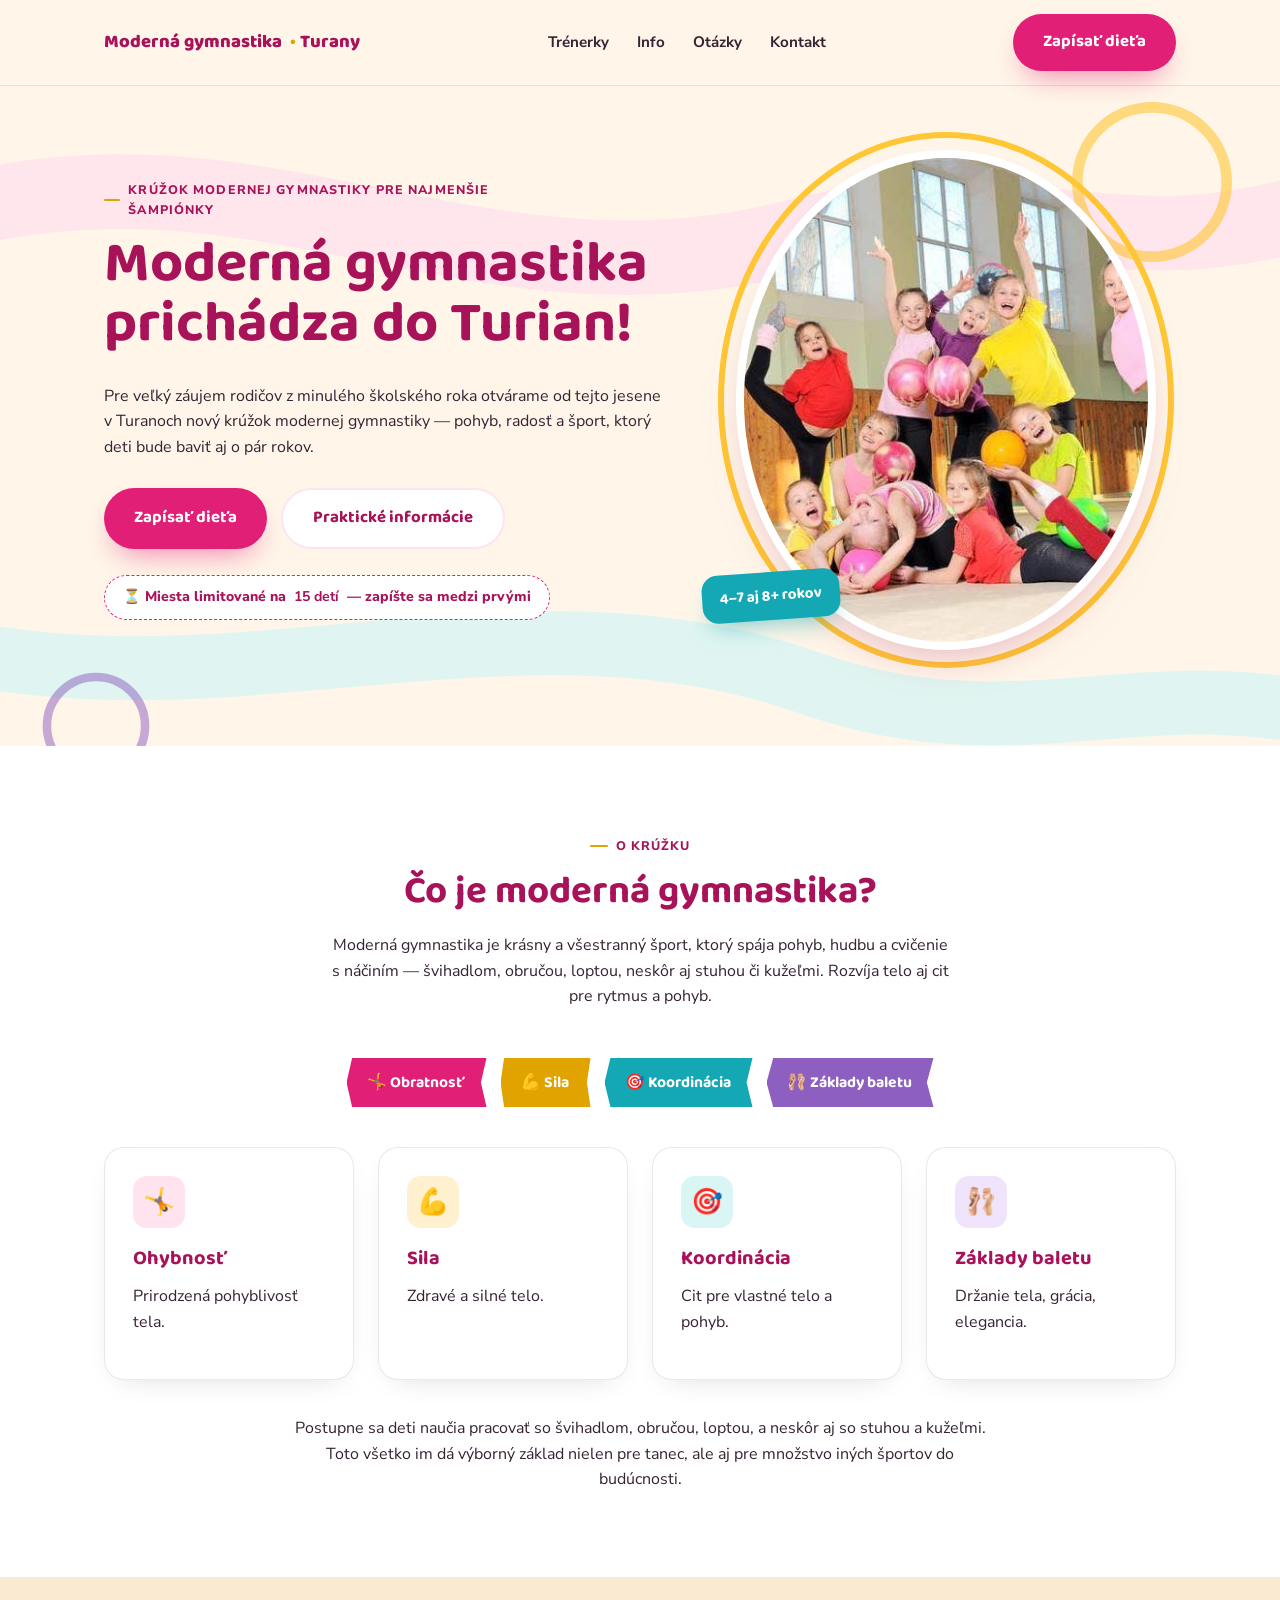
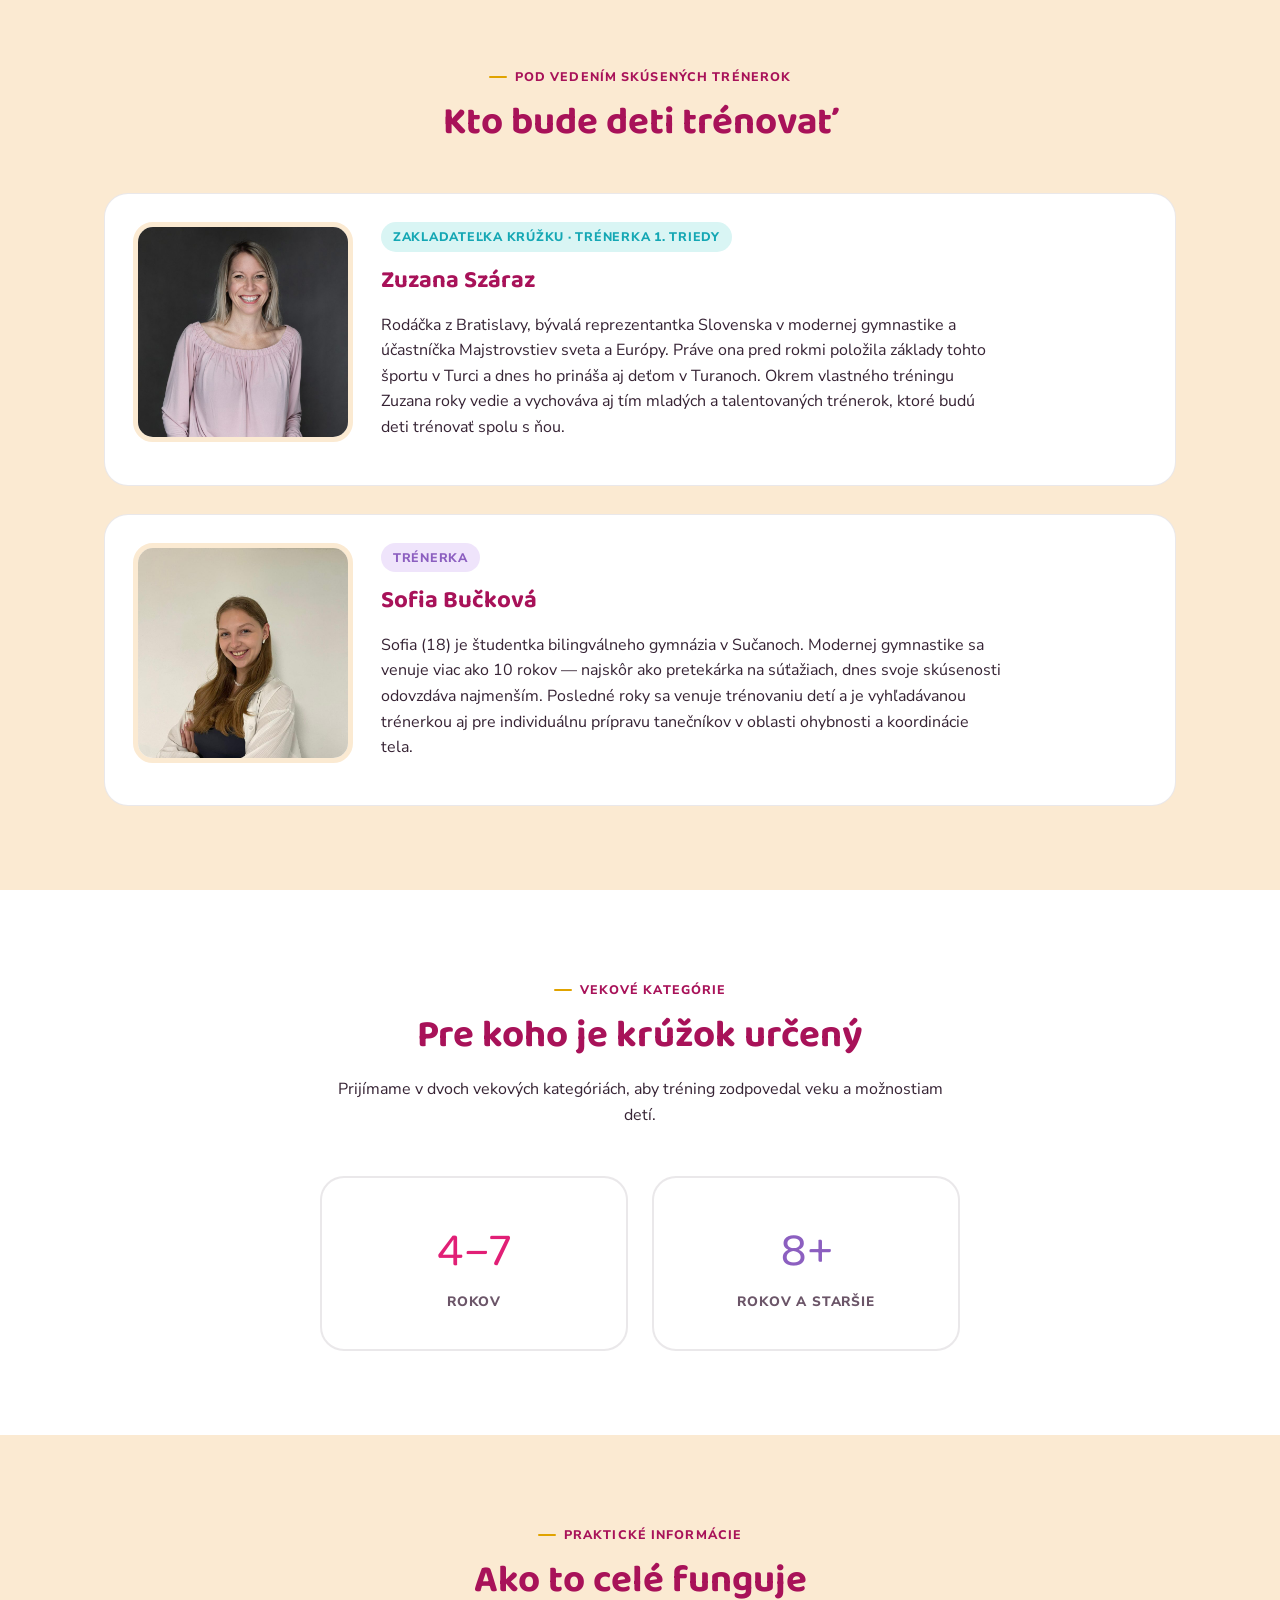
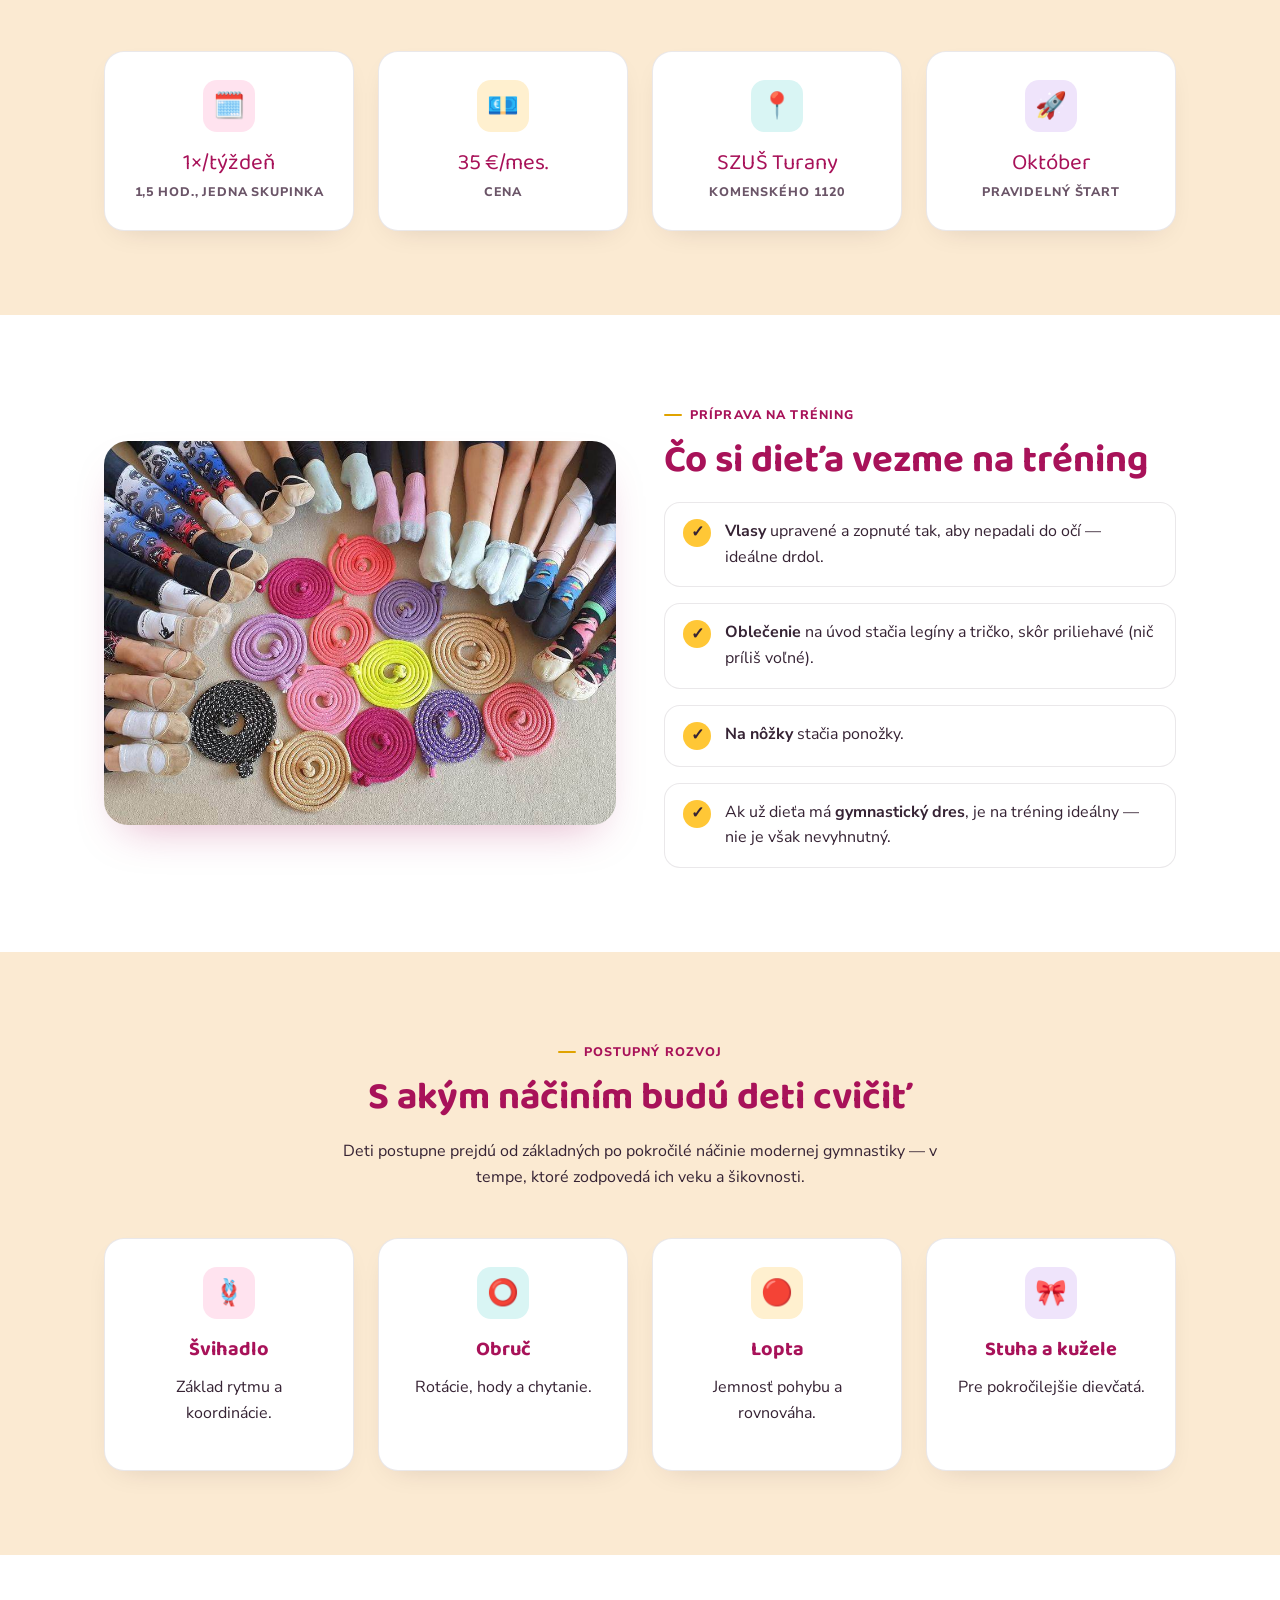
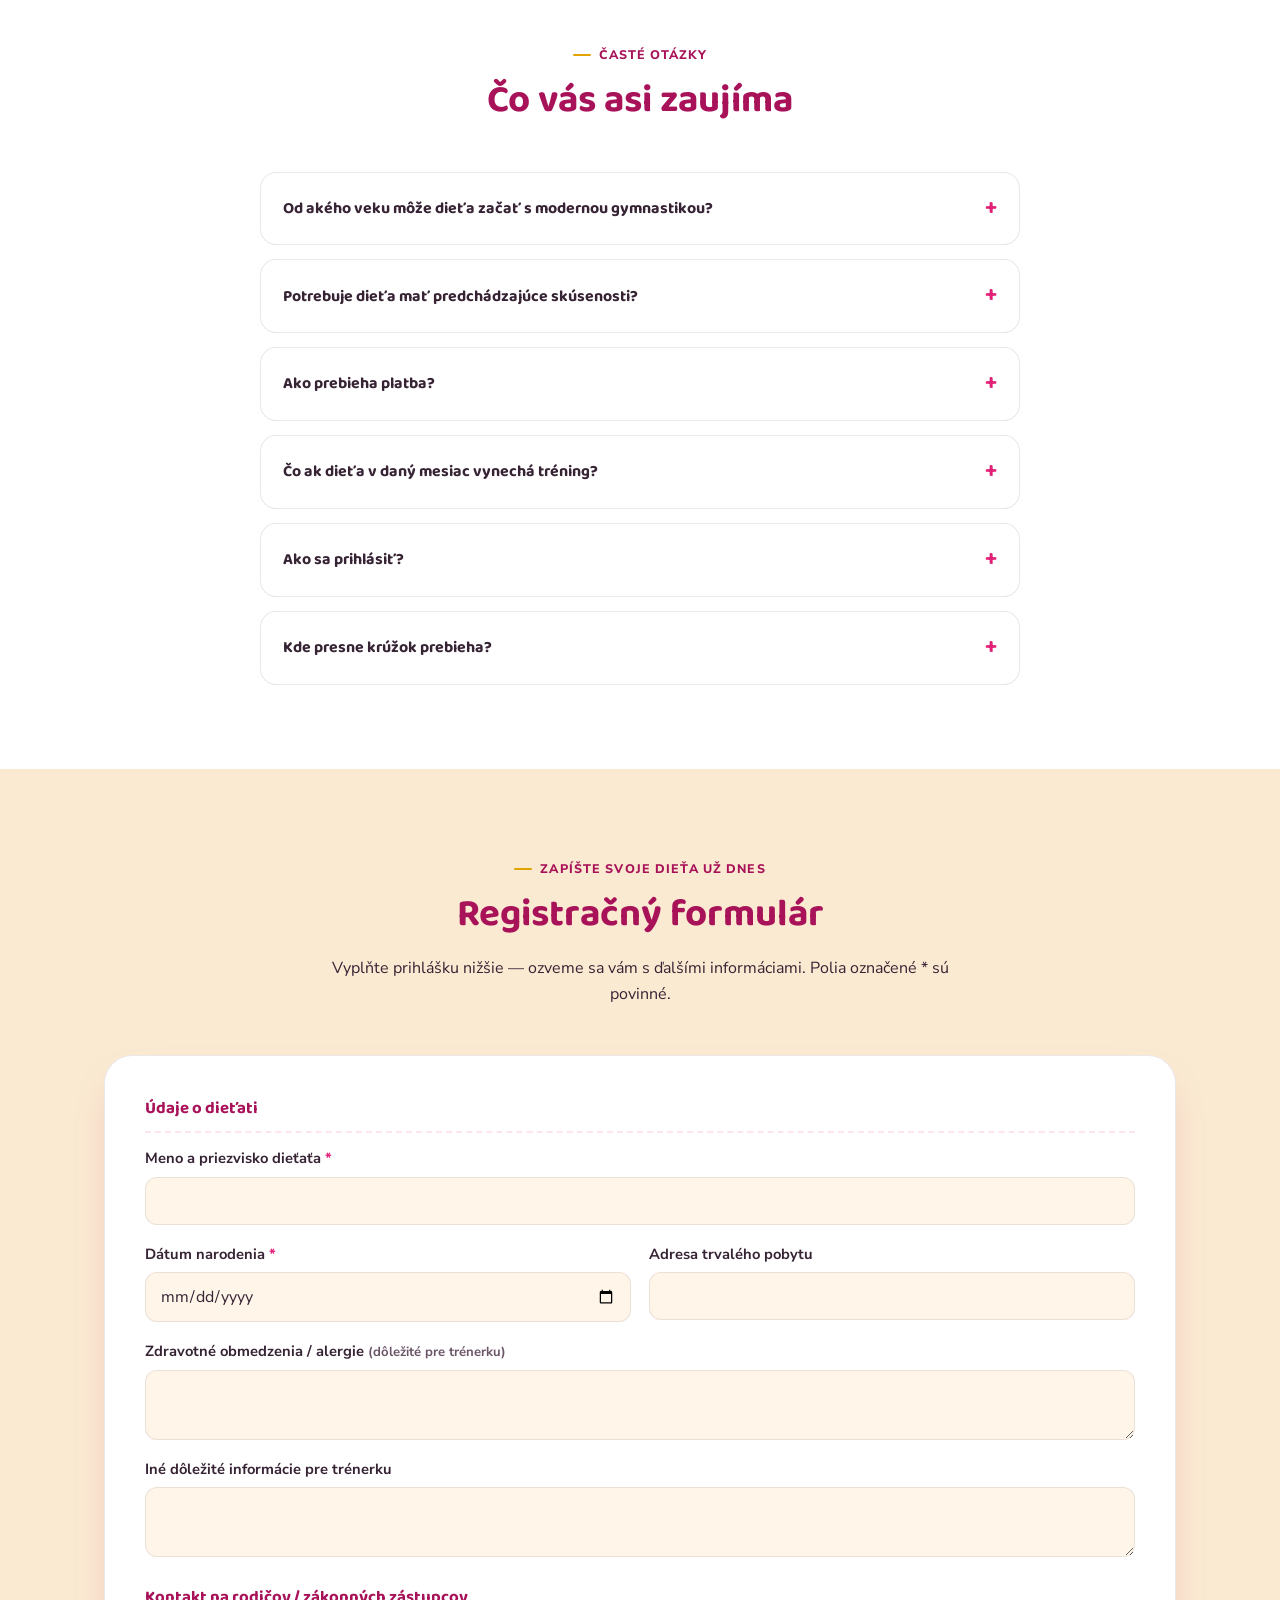
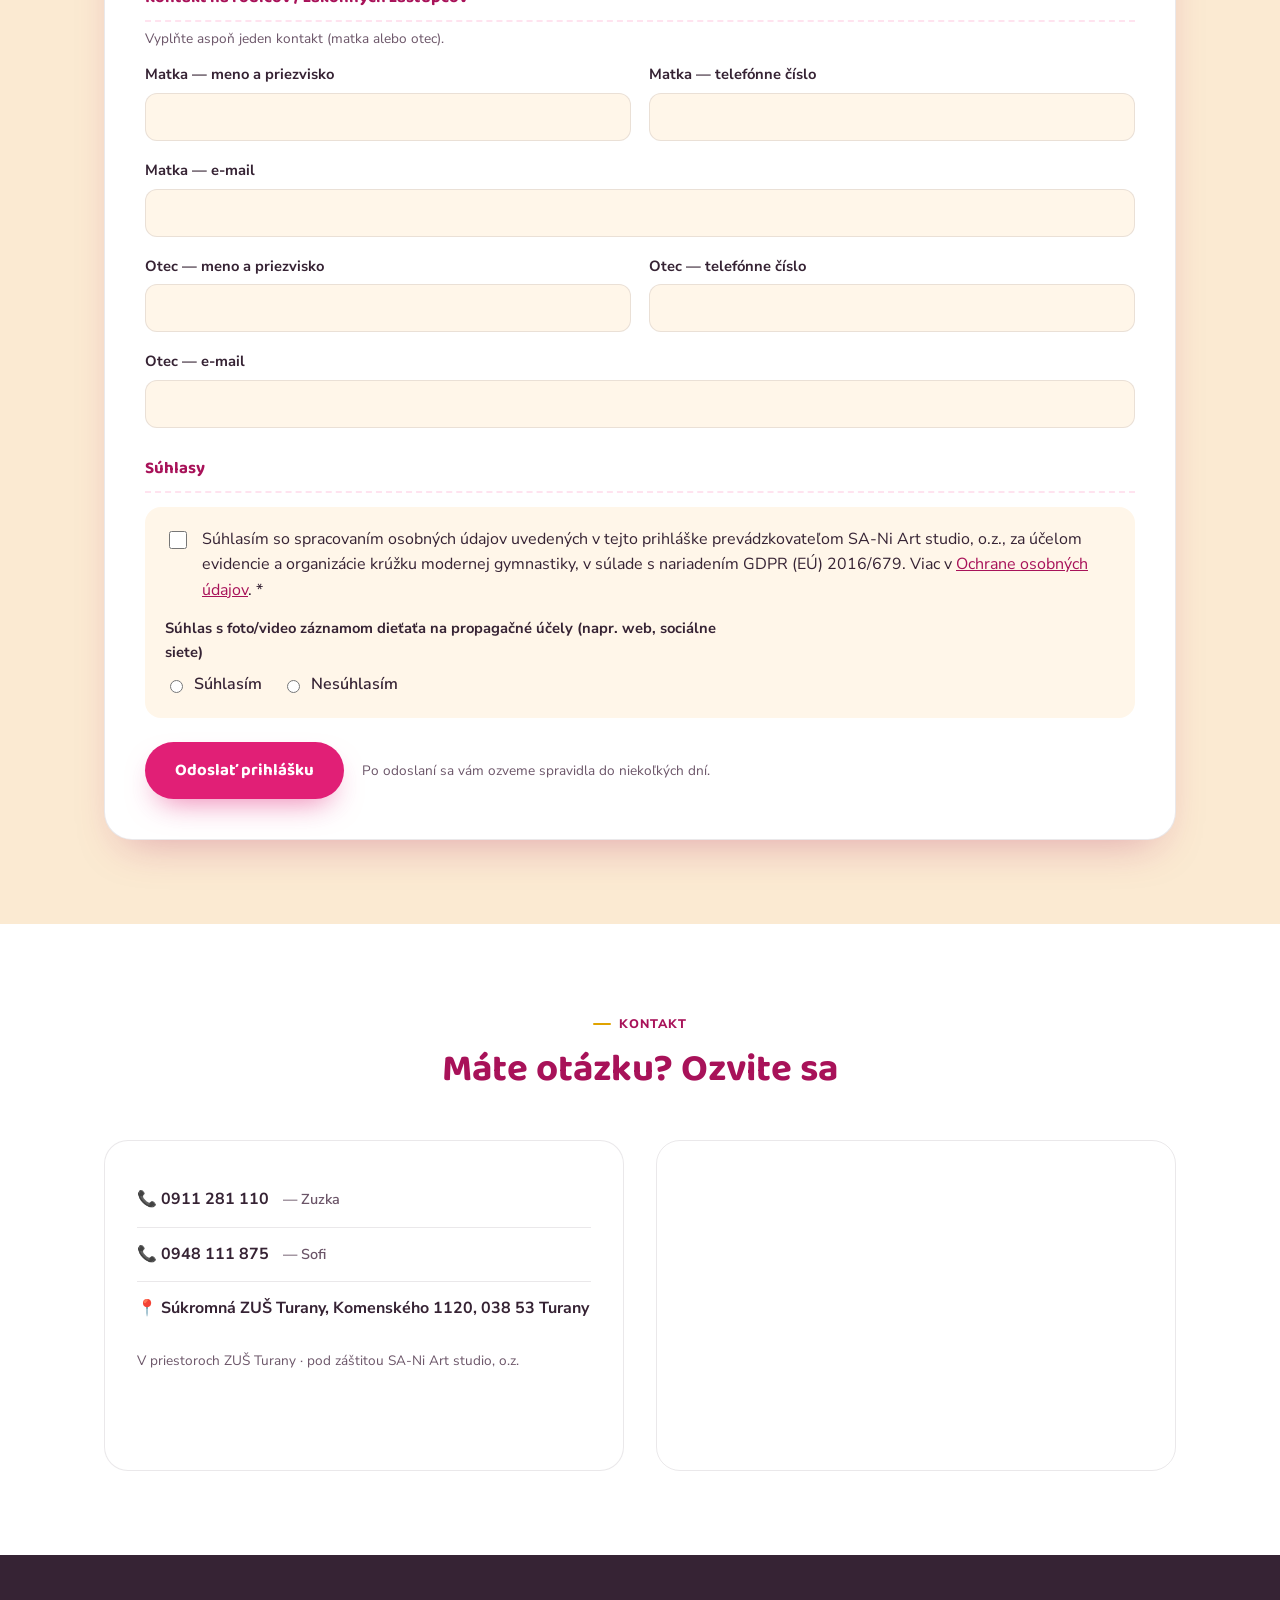
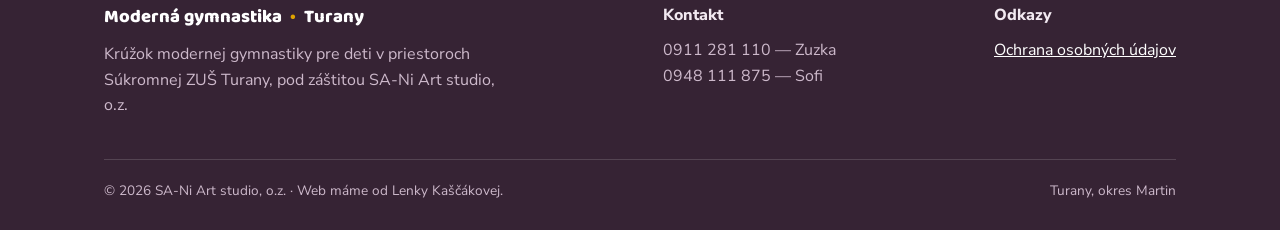
<file: index.html>
<!doctype html>
<html lang="sk">
<head>
<meta charset="UTF-8" />
<meta name="viewport" content="width=device-width, initial-scale=1.0" />
<title>Moderná gymnastika Turany | Krúžok pre deti 4+ rokov</title>
<meta name="description" content="Nový krúžok modernej gymnastiky v Turanoch pod vedením bývalej reprezentantky SR Zuzany Száraz. Deti 4–7 a 8+ rokov, 35 €/mes., štart v októbri. Kapacita 15 detí." />
<link rel="canonical" href="https://moderna-gymnastika-turany.vercel.app/" />
<link rel="icon" type="image/svg+xml" href="assets/favicon.svg" />

<meta property="og:type" content="website" />
<meta property="og:locale" content="sk_SK" />
<meta property="og:title" content="Moderná gymnastika Turany | Krúžok pre deti 4+ rokov" />
<meta property="og:description" content="Nový krúžok modernej gymnastiky v Turanoch pod vedením bývalej reprezentantky SR Zuzany Száraz. Deti 4–7 a 8+ rokov, 35 €/mes., štart v októbri." />
<meta property="og:url" content="https://moderna-gymnastika-turany.vercel.app/" />
<meta property="og:image" content="https://moderna-gymnastika-turany.vercel.app/assets/image-skupina.jpg" />
<meta name="twitter:card" content="summary_large_image" />

<script type="application/ld+json">
{
  "@context": "https://schema.org",
  "@graph": [
    {
      "@type": "SportsActivityLocation",
      "name": "Moderná gymnastika Turany (SA-Ni Art studio, o.z.)",
      "description": "Krúžok modernej gymnastiky pre deti v Súkromnej ZUŠ Turany.",
      "address": {
        "@type": "PostalAddress",
        "streetAddress": "Komenského 1120",
        "addressLocality": "Turany",
        "postalCode": "038 53",
        "addressCountry": "SK"
      },
      "telephone": "+421911281110",
      "areaServed": ["Turany", "Martin", "Vrútky", "Turiec"]
    },
    {
      "@type": "Course",
      "name": "Krúžok modernej gymnastiky",
      "description": "Krúžok modernej gymnastiky pre deti 4–7 a 8+ rokov — ohybnosť, sila, koordinácia a základy baletu, pod vedením bývalej reprezentantky Slovenska.",
      "provider": {
        "@type": "Organization",
        "name": "SA-Ni Art studio, o.z."
      },
      "coursePrerequisites": "Bez predchádzajúcich skúseností",
      "hasCourseInstance": {
        "@type": "CourseInstance",
        "courseMode": "Offline",
        "courseSchedule": {
          "@type": "Schedule",
          "repeatFrequency": "P1W",
          "repeatCount": 1,
          "duration": "PT1H30M"
        },
        "location": {
          "@type": "Place",
          "name": "Súkromná ZUŠ Turany",
          "address": "Komenského 1120, 038 53 Turany"
        },
        "instructor": [
          { "@type": "Person", "name": "Zuzana Száraz" },
          { "@type": "Person", "name": "Sofia Bučková" }
        ]
      },
      "offers": {
        "@type": "Offer",
        "price": "35",
        "priceCurrency": "EUR",
        "category": "Mesačné školné"
      }
    },
    {
      "@type": "Person",
      "name": "Zuzana Száraz",
      "jobTitle": "Trénerka modernej gymnastiky, trénerka 1. triedy",
      "description": "Bývalá reprezentantka Slovenska v modernej gymnastike, účastníčka Majstrovstiev sveta a Európy. Zakladateľka krúžku modernej gymnastiky v Turanoch."
    },
    {
      "@type": "Person",
      "name": "Sofia Bučková",
      "jobTitle": "Trénerka modernej gymnastiky",
      "description": "Trénerka s viac ako 10-ročnou skúsenosťou s modernou gymnastikou, aktívna členka Slovenskej gymnastickej federácie. Venuje sa aj individuálnej príprave tanečníkov v oblasti ohybnosti a koordinácie."
    },
    {
      "@type": "FAQPage",
      "mainEntity": [
        {
          "@type": "Question",
          "name": "Od akého veku môže dieťa začať s modernou gymnastikou?",
          "acceptedAnswer": { "@type": "Answer", "text": "Deti prijímame v dvoch vekových kategóriách — 4 – 7 rokov a 8+ rokov — tak, aby tréning zodpovedal veku a možnostiam detí." }
        },
        {
          "@type": "Question",
          "name": "Potrebuje dieťa mať predchádzajúce skúsenosti?",
          "acceptedAnswer": { "@type": "Answer", "text": "Nie. Krúžok je určený aj pre úplných začiatočníkov aj pre deti, ktoré sa chcú v pohybe ďalej zlepšovať." }
        },
        {
          "@type": "Question",
          "name": "Ako prebieha platba?",
          "acceptedAnswer": { "@type": "Answer", "text": "Platba prebieha mesačne, vždy vopred za daný mesiac. Cena je 35 € za mesiac." }
        },
        {
          "@type": "Question",
          "name": "Čo ak dieťa v daný mesiac vynechá tréning?",
          "acceptedAnswer": { "@type": "Answer", "text": "Uhradené tréningy zostávajú v plnej výške — po zaplatení sa počíta s pravidelnou dochádzkou. Výnimočné prípady radi vyriešime individuálne, stačí nás kontaktovať." }
        },
        {
          "@type": "Question",
          "name": "Ako sa prihlásiť?",
          "acceptedAnswer": { "@type": "Answer", "text": "Vyplniť môžete aj prihlášku nižšie na stránke, alebo nás jednoducho kontaktujte telefonicky." }
        },
        {
          "@type": "Question",
          "name": "Kde presne krúžok prebieha?",
          "acceptedAnswer": { "@type": "Answer", "text": "Tréningy prebiehajú v priestoroch Súkromnej základnej umeleckej školy v Turanoch (Komenského 1120, 038 53 Turany), dostupnej aj z okolia Martina a Vrútok." }
        }
      ]
    }
  ]
}
</script>

<link rel="preconnect" href="https://fonts.googleapis.com">
<link rel="preconnect" href="https://fonts.gstatic.com" crossorigin>
<link href="https://fonts.googleapis.com/css2?family=Baloo+2:wght@500;600;700;800&family=Nunito+Sans:wght@400;600;700;800&display=swap" rel="stylesheet">
<link rel="stylesheet" href="css/style.css">
</head>
<body>

<header class="site-header">
  <div class="wrap">
    <a class="brand" href="#top">Moderná gymnastika<span class="brand-suffix"> <span class="dot">•</span> Turany</span></a>
    <nav>
      <ul class="nav-links">
        <li><a href="#trenerky">Trénerky</a></li>
        <li><a href="#info">Info</a></li>
        <li><a href="#faq">Otázky</a></li>
        <li><a href="#kontakt">Kontakt</a></li>
      </ul>
    </nav>
    <a class="btn btn-primary nav-cta" href="#prihlaska">Zapísať dieťa</a>
  </div>
</header>

<main id="top">

  <!-- ============ HERO ============ -->
  <section class="hero">
    <svg class="hero-ribbon" viewBox="0 0 1200 700" preserveAspectRatio="xMidYMid slice" aria-hidden="true">
      <path d="M-50,120 C250,40 450,220 750,140 C950,90 1050,180 1250,110" fill="none" stroke="#ffe3ef" stroke-width="70" stroke-linecap="round" opacity="0.8"/>
      <path d="M-80,520 C200,600 480,460 760,560 C960,630 1080,540 1280,600" fill="none" stroke="#d9f5f4" stroke-width="60" stroke-linecap="round" opacity="0.8"/>
      <circle cx="1080" cy="90" r="70" fill="none" stroke="#ffc736" stroke-width="10" opacity="0.6"/>
      <circle cx="90" cy="600" r="46" fill="none" stroke="#8c5fc0" stroke-width="8" opacity="0.5"/>
    </svg>
    <div class="wrap">
      <div class="hero-copy">
        <p class="eyebrow">Krúžok modernej gymnastiky pre najmenšie šampiónky</p>
        <h1>Moderná gymnastika prichádza do Turian!</h1>
        <p>Pre veľký záujem rodičov z minulého školského roka otvárame od tejto jesene v&nbsp;Turanoch nový krúžok modernej gymnastiky — pohyb, radosť a šport, ktorý deti bude baviť aj o pár rokov.</p>
        <div class="hero-actions">
          <a href="#prihlaska" class="btn btn-primary">Zapísať dieťa</a>
          <a href="#info" class="btn btn-ghost">Praktické informácie</a>
        </div>
        <div class="capacity-pill">⏳ Miesta limitované na <strong>15&nbsp;detí</strong> — zapíšte sa medzi prvými</div>
      </div>
      <div class="hero-photo-frame">
        <div class="ring" aria-hidden="true"></div>
        <img src="assets/image-skupina.jpg" alt="Skupina detí cvičí modernú gymnastiku s farebnými loptami v telocvični" width="600" height="500">
        <div class="badge-float">4–7 aj 8+ rokov</div>
      </div>
    </div>
  </section>

  <!-- ============ ČO JE MODERNÁ GYMNASTIKA ============ -->
  <section class="section section-white">
    <div class="wrap">
      <div class="section-head">
        <p class="eyebrow">O krúžku</p>
        <h2>Čo je moderná gymnastika?</h2>
        <p>Moderná gymnastika je krásny a všestranný šport, ktorý spája pohyb, hudbu a cvičenie s náčiním — švihadlom, obručou, loptou, neskôr aj stuhou či kužeľmi. Rozvíja telo aj cit pre rytmus a pohyb.</p>
      </div>

      <div class="pill-row">
        <span class="ribbon-pill c1">🤸 Obratnosť</span>
        <span class="ribbon-pill c4">💪 Sila</span>
        <span class="ribbon-pill c2">🎯 Koordinácia</span>
        <span class="ribbon-pill c3">🩰 Základy baletu</span>
      </div>

      <div class="grid grid-4" style="margin-top:40px;">
        <div class="card">
          <div class="icon" style="background:var(--raspberry-tint);">🤸</div>
          <h3>Ohybnosť</h3>
          <p>Prirodzená pohyblivosť tela.</p>
        </div>
        <div class="card">
          <div class="icon" style="background:#fff0cf;">💪</div>
          <h3>Sila</h3>
          <p>Zdravé a silné telo.</p>
        </div>
        <div class="card">
          <div class="icon" style="background:var(--turquoise-tint);">🎯</div>
          <h3>Koordinácia</h3>
          <p>Cit pre vlastné telo a pohyb.</p>
        </div>
        <div class="card">
          <div class="icon" style="background:var(--violet-tint);">🩰</div>
          <h3>Základy baletu</h3>
          <p>Držanie tela, grácia, elegancia.</p>
        </div>
      </div>
      <p style="text-align:center; max-width:70ch; margin:36px auto 0;">Postupne sa deti naučia pracovať so švihadlom, obručou, loptou, a neskôr aj so stuhou a kužeľmi. Toto všetko im dá výborný základ nielen pre tanec, ale aj pre množstvo iných športov do budúcnosti.</p>
    </div>
  </section>

  <!-- ============ TRÉNERKY ============ -->
  <section class="section section-tint" id="trenerky">
    <div class="wrap">
      <div class="section-head">
        <p class="eyebrow">Pod vedením skúsených trénerok</p>
        <h2>Kto bude deti trénovať</h2>
      </div>

      <div style="display:grid; gap:28px;">
        <div class="trainer-card">
          <div class="trainer-photo">
            <img src="assets/zuzana-szaraz.jpg" alt="Zuzana Száraz, zakladateľka krúžku a trénerka" width="800" height="800" loading="lazy">
          </div>
          <div>
            <span class="trainer-role">Zakladateľka krúžku · trénerka 1. triedy</span>
            <h3 style="font-size:1.5rem;">Zuzana Száraz</h3>
            <p>Rodáčka z Bratislavy, bývalá reprezentantka Slovenska v modernej gymnastike a účastníčka Majstrovstiev sveta a Európy. Práve ona pred rokmi položila základy tohto športu v Turci a dnes ho prináša aj deťom v Turanoch. Okrem vlastného tréningu Zuzana roky vedie a vychováva aj tím mladých a talentovaných trénerok, ktoré budú deti trénovať spolu s ňou.</p>
          </div>
        </div>

        <div class="trainer-card alt">
          <div class="trainer-photo">
            <img src="assets/sofia-buckova.jpg" alt="Sofia Bučková, trénerka" width="800" height="800" loading="lazy">
          </div>
          <div>
            <span class="trainer-role">Trénerka</span>
            <h3 style="font-size:1.5rem;">Sofia Bučková</h3>
            <p>Sofia (18) je študentka bilingválneho gymnázia v Sučanoch. Modernej gymnastike sa venuje viac ako 10 rokov — najskôr ako pretekárka na súťažiach, dnes svoje skúsenosti odovzdáva najmenším. Posledné roky sa venuje trénovaniu detí a je vyhľadávanou trénerkou aj pre individuálnu prípravu tanečníkov v oblasti ohybnosti a koordinácie tela.</p>
          </div>
        </div>
      </div>
    </div>
  </section>

  <!-- ============ PRE KOHO ============ -->
  <section class="section section-white">
    <div class="wrap">
      <div class="section-head">
        <p class="eyebrow">Vekové kategórie</p>
        <h2>Pre koho je krúžok určený</h2>
        <p>Prijímame v dvoch vekových kategóriách, aby tréning zodpovedal veku a možnostiam detí.</p>
      </div>
      <div class="grid grid-2" style="max-width:640px; margin:0 auto;">
        <div class="age-card">
          <div class="age-number">4–7</div>
          <div class="label" style="font-weight:800; text-transform:uppercase; letter-spacing:.06em; font-size:.85rem; color:var(--ink-soft);">rokov</div>
        </div>
        <div class="age-card alt">
          <div class="age-number">8+</div>
          <div class="label" style="font-weight:800; text-transform:uppercase; letter-spacing:.06em; font-size:.85rem; color:var(--ink-soft);">rokov a staršie</div>
        </div>
      </div>
    </div>
  </section>

  <!-- ============ PRAKTICKÉ INFO ============ -->
  <section class="section section-tint" id="info">
    <div class="wrap">
      <div class="section-head">
        <p class="eyebrow">Praktické informácie</p>
        <h2>Ako to celé funguje</h2>
      </div>
      <div class="grid grid-4">
        <div class="card info-card">
          <div class="icon" style="background:var(--raspberry-tint); margin:0 auto 14px;">🗓️</div>
          <div class="value">1×/týždeň</div>
          <div class="label">1,5 hod., jedna skupinka</div>
        </div>
        <div class="card info-card">
          <div class="icon" style="background:#fff0cf; margin:0 auto 14px;">💶</div>
          <div class="value">35&nbsp;€/mes.</div>
          <div class="label">Cena</div>
        </div>
        <div class="card info-card">
          <div class="icon" style="background:var(--turquoise-tint); margin:0 auto 14px;">📍</div>
          <div class="value">SZUŠ Turany</div>
          <div class="label">Komenského 1120</div>
        </div>
        <div class="card info-card">
          <div class="icon" style="background:var(--violet-tint); margin:0 auto 14px;">🚀</div>
          <div class="value">Október</div>
          <div class="label">Pravidelný štart</div>
        </div>
      </div>
    </div>
  </section>

  <!-- ============ ČO SI DIEŤA VEZME ============ -->
  <section class="section section-white">
    <div class="wrap">
      <div class="gear-layout">
        <div class="gear-photo">
          <img src="assets/image-svihadla.jpg" alt="Farebné gymnastické švihadlá pripravené na tréning" width="1400" height="680" loading="lazy">
        </div>
        <div>
          <p class="eyebrow">Príprava na tréning</p>
          <h2>Čo si dieťa vezme na tréning</h2>
          <ul class="gear-list">
            <li><span class="tick">✓</span><span><strong>Vlasy</strong> upravené a zopnuté tak, aby nepadali do očí — ideálne drdol.</span></li>
            <li><span class="tick">✓</span><span><strong>Oblečenie</strong> na úvod stačia legíny a tričko, skôr priliehavé (nič príliš voľné).</span></li>
            <li><span class="tick">✓</span><span><strong>Na nôžky</strong> stačia ponožky.</span></li>
            <li><span class="tick">✓</span><span>Ak už dieťa má <strong>gymnastický dres</strong>, je na tréning ideálny — nie je však nevyhnutný.</span></li>
          </ul>
        </div>
      </div>
    </div>
  </section>

  <!-- ============ NÁČINIE ============ -->
  <section class="section section-tint">
    <div class="wrap">
      <div class="section-head">
        <p class="eyebrow">Postupný rozvoj</p>
        <h2>S akým náčiním budú deti cvičiť</h2>
        <p>Deti postupne prejdú od základných po pokročilé náčinie modernej gymnastiky — v tempe, ktoré zodpovedá ich veku a šikovnosti.</p>
      </div>
      <div class="grid grid-4">
        <div class="card" style="text-align:center;">
          <div class="icon" style="background:var(--raspberry-tint); margin:0 auto 14px;">🪢</div>
          <h3>Švihadlo</h3>
          <p>Základ rytmu a koordinácie.</p>
        </div>
        <div class="card" style="text-align:center;">
          <div class="icon" style="background:var(--turquoise-tint); margin:0 auto 14px;">⭕</div>
          <h3>Obruč</h3>
          <p>Rotácie, hody a chytanie.</p>
        </div>
        <div class="card" style="text-align:center;">
          <div class="icon" style="background:#fff0cf; margin:0 auto 14px;">🔴</div>
          <h3>Lopta</h3>
          <p>Jemnosť pohybu a rovnováha.</p>
        </div>
        <div class="card" style="text-align:center;">
          <div class="icon" style="background:var(--violet-tint); margin:0 auto 14px;">🎀</div>
          <h3>Stuha a kužele</h3>
          <p>Pre pokročilejšie dievčatá.</p>
        </div>
      </div>
    </div>
  </section>

  <!-- ============ FAQ ============ -->
  <section class="section section-white" id="faq">
    <div class="wrap">
      <div class="section-head">
        <p class="eyebrow">Časté otázky</p>
        <h2>Čo vás asi zaujíma</h2>
      </div>
      <div class="faq-list">
        <details class="faq-item">
          <summary>Od akého veku môže dieťa začať s modernou gymnastikou?</summary>
          <p class="faq-a">Deti prijímame v dvoch vekových kategóriách — 4 – 7 rokov a 8+ rokov — tak, aby tréning zodpovedal veku a možnostiam detí.</p>
        </details>
        <details class="faq-item">
          <summary>Potrebuje dieťa mať predchádzajúce skúsenosti?</summary>
          <p class="faq-a">Nie. Krúžok je určený aj pre úplných začiatočníkov aj pre deti, ktoré sa chcú v pohybe ďalej zlepšovať.</p>
        </details>
        <details class="faq-item">
          <summary>Ako prebieha platba?</summary>
          <p class="faq-a">Platba prebieha mesačne, vždy vopred za daný mesiac. Cena je 35 € za mesiac.</p>
        </details>
        <details class="faq-item">
          <summary>Čo ak dieťa v daný mesiac vynechá tréning?</summary>
          <p class="faq-a">Uhradené tréningy zostávajú v plnej výške — po zaplatení sa počíta s pravidelnou dochádzkou. Výnimočné prípady radi vyriešime individuálne, stačí nás kontaktovať.</p>
        </details>
        <details class="faq-item">
          <summary>Ako sa prihlásiť?</summary>
          <p class="faq-a">Vyplniť môžete aj prihlášku nižšie na stránke, alebo nás jednoducho kontaktujte telefonicky.</p>
        </details>
        <details class="faq-item">
          <summary>Kde presne krúžok prebieha?</summary>
          <p class="faq-a">Tréningy prebiehajú v priestoroch Súkromnej základnej umeleckej školy v Turanoch (Komenského 1120, 038 53 Turany), dostupnej aj z okolia Martina a Vrútok.</p>
        </details>
      </div>
    </div>
  </section>

  <!-- ============ PRIHLÁŠKA ============ -->
  <section class="section section-tint" id="prihlaska">
    <div class="wrap">
      <div class="section-head">
        <p class="eyebrow">Zapíšte svoje dieťa už dnes</p>
        <h2>Registračný formulár</h2>
        <p>Vyplňte prihlášku nižšie — ozveme sa vám s ďalšími informáciami. Polia označené <span class="req">*</span> sú povinné.</p>
      </div>

      <form class="form-shell" id="prihlaska-form" novalidate>

        <div class="form-section-title">Údaje o dieťati</div>
        <div class="form-grid">
          <div class="field full">
            <label for="dieta-meno">Meno a priezvisko dieťaťa <span class="req">*</span></label>
            <input type="text" id="dieta-meno" name="dieta_meno" required autocomplete="off">
          </div>
          <div class="field">
            <label for="dieta-narodenie">Dátum narodenia <span class="req">*</span></label>
            <input type="date" id="dieta-narodenie" name="dieta_datum_narodenia" required>
          </div>
          <div class="field">
            <label for="dieta-adresa">Adresa trvalého pobytu</label>
            <input type="text" id="dieta-adresa" name="dieta_adresa">
          </div>
          <div class="field full">
            <label for="dieta-zdravie">Zdravotné obmedzenia / alergie <span class="hint">(dôležité pre trénerku)</span></label>
            <textarea id="dieta-zdravie" name="dieta_zdravie" rows="2"></textarea>
          </div>
          <div class="field full">
            <label for="dieta-poznamka">Iné dôležité informácie pre trénerku</label>
            <textarea id="dieta-poznamka" name="dieta_poznamka" rows="2"></textarea>
          </div>
        </div>

        <div class="form-section-title">Kontakt na rodičov / zákonných zástupcov</div>
        <p class="form-note" style="margin-top:-8px;">Vyplňte aspoň jeden kontakt (matka alebo otec).</p>
        <div class="form-grid">
          <div class="field">
            <label for="matka-meno">Matka — meno a priezvisko</label>
            <input type="text" id="matka-meno" name="matka_meno">
          </div>
          <div class="field">
            <label for="matka-tel">Matka — telefónne číslo</label>
            <input type="tel" id="matka-tel" name="matka_telefon">
          </div>
          <div class="field full">
            <label for="matka-email">Matka — e-mail</label>
            <input type="email" id="matka-email" name="matka_email">
          </div>
          <div class="field">
            <label for="otec-meno">Otec — meno a priezvisko</label>
            <input type="text" id="otec-meno" name="otec_meno">
          </div>
          <div class="field">
            <label for="otec-tel">Otec — telefónne číslo</label>
            <input type="tel" id="otec-tel" name="otec_telefon">
          </div>
          <div class="field full">
            <label for="otec-email">Otec — e-mail</label>
            <input type="email" id="otec-email" name="otec_email">
          </div>
        </div>

        <div class="form-section-title">Súhlasy</div>
        <div class="consent-block">
          <label class="checkbox-row">
            <input type="checkbox" name="suhlas_gdpr" required>
            <span>Súhlasím so spracovaním osobných údajov uvedených v tejto prihláške prevádzkovateľom SA-Ni Art studio, o.z., za účelom evidencie a organizácie krúžku modernej gymnastiky, v súlade s nariadením GDPR (EÚ) 2016/679. Viac v <a href="ochrana-osobnych-udajov.html" target="_blank" rel="noopener">Ochrane osobných údajov</a>. <span class="req">*</span></span>
          </label>
          <div>
            <p style="margin:0 0 8px; font-weight:700; font-size:.92rem;">Súhlas s foto/video záznamom dieťaťa na propagačné účely (napr. web, sociálne siete)</p>
            <div class="radio-row">
              <label><input type="radio" name="suhlas_foto" value="ano" required> Súhlasím</label>
              <label><input type="radio" name="suhlas_foto" value="nie" required> Nesúhlasím</label>
            </div>
          </div>
        </div>

        <!-- honeypot proti spamu -->
        <div class="honeypot-field" aria-hidden="true">
          <label for="web">Nechajte prázdne</label>
          <input type="text" id="web" name="web" tabindex="-1" autocomplete="off">
        </div>

        <div class="form-footer">
          <button type="submit" class="btn btn-primary">Odoslať prihlášku</button>
          <span class="form-note" id="form-status">Po odoslaní sa vám ozveme spravidla do niekoľkých dní.</span>
        </div>
      </form>
    </div>
  </section>

  <!-- ============ KONTAKT ============ -->
  <section class="section section-white" id="kontakt">
    <div class="wrap">
      <div class="section-head">
        <p class="eyebrow">Kontakt</p>
        <h2>Máte otázku? Ozvite sa</h2>
      </div>
      <div class="contact-grid">
        <div class="contact-card">
          <a class="contact-line" href="tel:+421911281110">📞 0911 281 110 <span class="who">— Zuzka</span></a>
          <a class="contact-line" href="tel:+421948111875">📞 0948 111 875 <span class="who">— Sofi</span></a>
          <div class="contact-line" style="border-bottom:none;">📍 Súkromná ZUŠ Turany, Komenského 1120, 038 53 Turany</div>
          <p class="form-note" style="margin-top:14px;">V priestoroch ZUŠ Turany · pod záštitou SA-Ni Art studio, o.z.</p>
        </div>
        <div class="map-frame">
          <iframe
            src="https://www.google.com/maps?q=Komensk%C3%A9ho%201120%2C%20038%2053%20Turany&output=embed"
            loading="lazy"
            referrerpolicy="no-referrer-when-downgrade"
            title="Mapa — Súkromná ZUŠ Turany, Komenského 1120">
          </iframe>
        </div>
      </div>
    </div>
  </section>

</main>

<footer class="site-footer">
  <div class="wrap">
    <div class="footer-grid">
      <div>
        <div class="brand" style="color:#fff;">Moderná gymnastika <span class="dot">•</span> Turany</div>
        <p style="color:#cdb9cb; max-width:40ch; margin-top:10px;">Krúžok modernej gymnastiky pre deti v priestoroch Súkromnej ZUŠ Turany, pod záštitou SA-Ni Art studio, o.z.</p>
      </div>
      <div>
        <p style="font-weight:800; margin-bottom:10px;">Kontakt</p>
        <p style="color:#cdb9cb;">0911 281 110 — Zuzka<br>0948 111 875 — Sofi</p>
      </div>
      <div>
        <p style="font-weight:800; margin-bottom:10px;">Odkazy</p>
        <p><a href="ochrana-osobnych-udajov.html">Ochrana osobných údajov</a></p>
      </div>
    </div>
    <div class="footer-bottom">
      <span>© 2026 SA-Ni Art studio, o.z. · Web máme od Lenky Kaščákovej.</span>
      <span>Turany, okres Martin</span>
    </div>
  </div>
</footer>

<script src="js/main.js"></script>
</body>
</html>
</file>
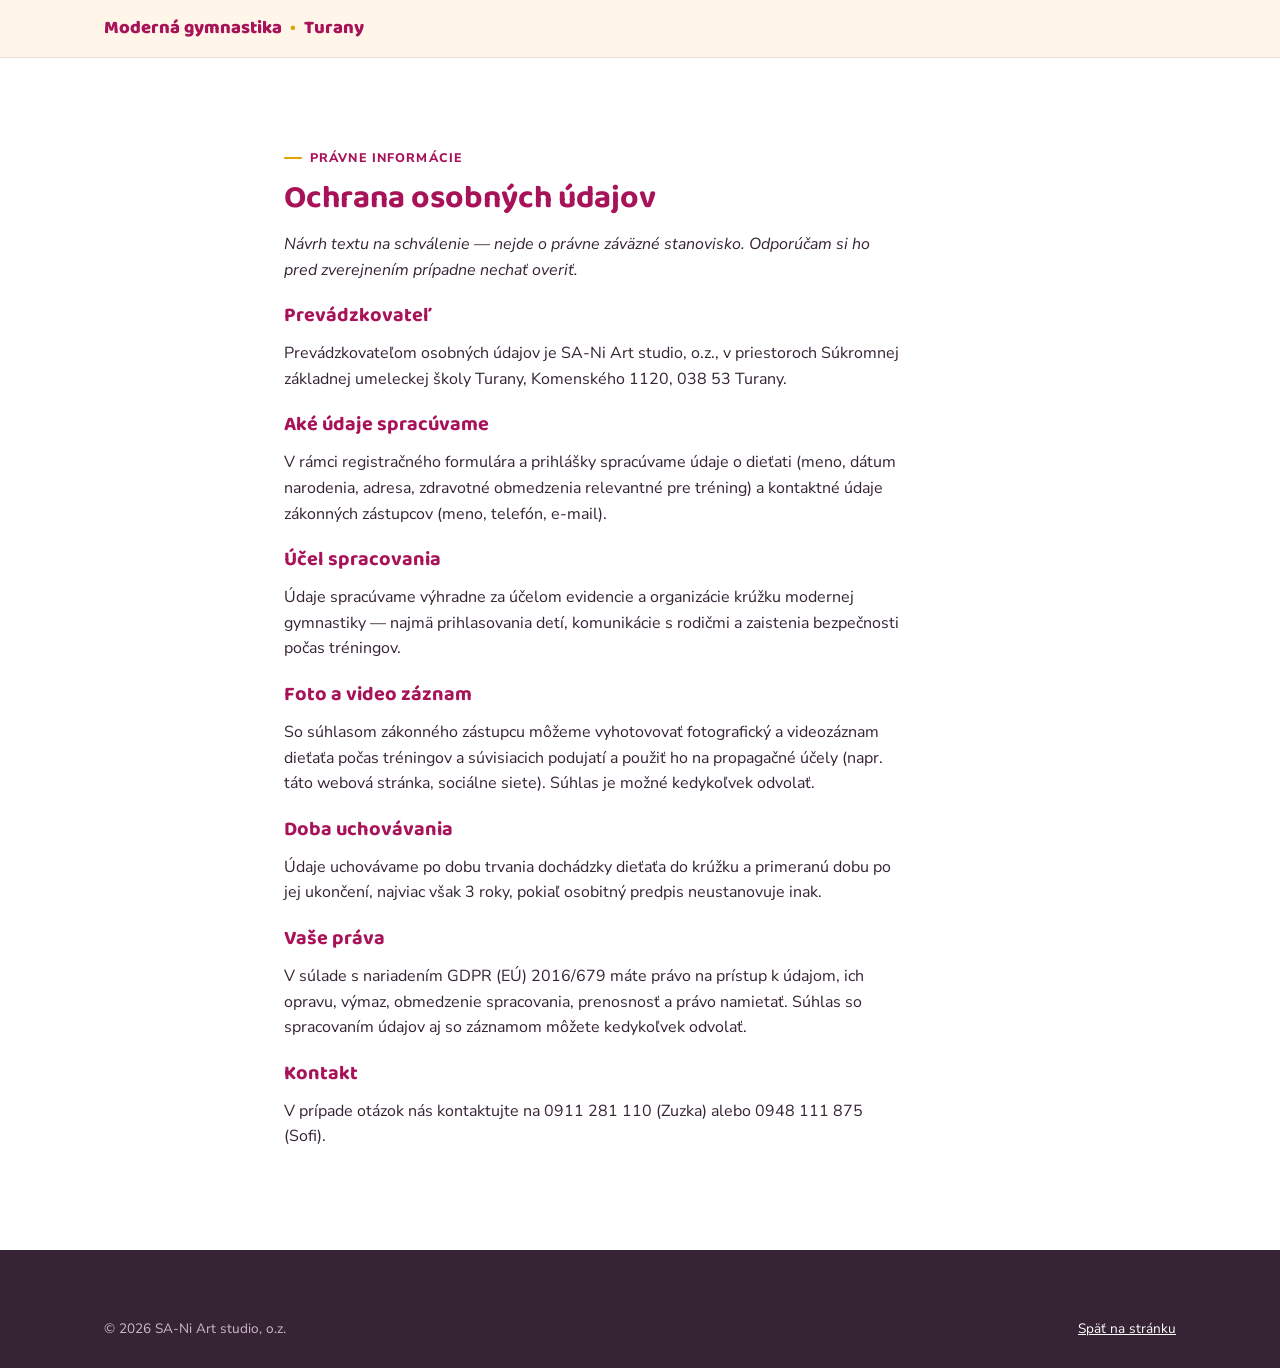
<file: ochrana-osobnych-udajov.html>
<!doctype html>
<html lang="sk">
<head>
<meta charset="UTF-8" />
<meta name="viewport" content="width=device-width, initial-scale=1.0" />
<title>Ochrana osobných údajov | Moderná gymnastika Turany</title>
<meta name="robots" content="noindex">
<link rel="icon" type="image/svg+xml" href="assets/favicon.svg" />
<link rel="preconnect" href="https://fonts.googleapis.com">
<link rel="preconnect" href="https://fonts.gstatic.com" crossorigin>
<link href="https://fonts.googleapis.com/css2?family=Baloo+2:wght@600;700;800&family=Nunito+Sans:wght@400;600;700;800&display=swap" rel="stylesheet">
<link rel="stylesheet" href="css/style.css">
</head>
<body>
<header class="site-header">
  <div class="wrap">
    <a class="brand" href="index.html">Moderná gymnastika <span class="dot">•</span> Turany</a>
  </div>
</header>
<main>
  <section class="section section-white">
    <div class="wrap" style="max-width: 760px;">
      <p class="eyebrow">Právne informácie</p>
      <h1 style="font-size:2rem;">Ochrana osobných údajov</h1>
      <p><em>Návrh textu na schválenie — nejde o právne záväzné stanovisko. Odporúčam si ho pred zverejnením prípadne nechať overiť.</em></p>

      <h3>Prevádzkovateľ</h3>
      <p>Prevádzkovateľom osobných údajov je SA-Ni Art studio, o.z., v priestoroch Súkromnej základnej umeleckej školy Turany, Komenského 1120, 038 53 Turany.</p>

      <h3>Aké údaje spracúvame</h3>
      <p>V rámci registračného formulára a prihlášky spracúvame údaje o dieťati (meno, dátum narodenia, adresa, zdravotné obmedzenia relevantné pre tréning) a kontaktné údaje zákonných zástupcov (meno, telefón, e-mail).</p>

      <h3>Účel spracovania</h3>
      <p>Údaje spracúvame výhradne za účelom evidencie a organizácie krúžku modernej gymnastiky — najmä prihlasovania detí, komunikácie s rodičmi a zaistenia bezpečnosti počas tréningov.</p>

      <h3>Foto a video záznam</h3>
      <p>So súhlasom zákonného zástupcu môžeme vyhotovovať fotografický a videozáznam dieťaťa počas tréningov a súvisiacich podujatí a použiť ho na propagačné účely (napr. táto webová stránka, sociálne siete). Súhlas je možné kedykoľvek odvolať.</p>

      <h3>Doba uchovávania</h3>
      <p>Údaje uchovávame po dobu trvania dochádzky dieťaťa do krúžku a primeranú dobu po jej ukončení, najviac však 3 roky, pokiaľ osobitný predpis neustanovuje inak.</p>

      <h3>Vaše práva</h3>
      <p>V súlade s nariadením GDPR (EÚ) 2016/679 máte právo na prístup k údajom, ich opravu, výmaz, obmedzenie spracovania, prenosnosť a právo namietať. Súhlas so spracovaním údajov aj so záznamom môžete kedykoľvek odvolať.</p>

      <h3>Kontakt</h3>
      <p>V prípade otázok nás kontaktujte na 0911 281 110 (Zuzka) alebo 0948 111 875 (Sofi).</p>
    </div>
  </section>
</main>
<footer class="site-footer">
  <div class="wrap footer-bottom">
    <span>© 2026 SA-Ni Art studio, o.z.</span>
    <a href="index.html">Späť na stránku</a>
  </div>
</footer>
</body>
</html>
</file>
<file: css/style.css>
/* ============================================================
   Moderná gymnastika Turany — dizajnový systém
   ============================================================ */

:root {
  /* Farby — vychádzajú z plagátu, doladené pre web */
  --cream: #fff6e9;
  --cream-deep: #fbead2;
  --surface: #ffffff;
  --ink: #362334;
  --ink-soft: #6b5568;
  --raspberry: #e11f76;
  --raspberry-deep: #a81259;
  --raspberry-tint: #ffe3ef;
  --sun: #ffc736;
  --sun-deep: #e0a300;
  --turquoise: #14a7b4;
  --turquoise-tint: #d9f5f4;
  --violet: #8c5fc0;
  --violet-tint: #efe4fb;
  --border: rgba(54, 35, 52, 0.1);
  --shadow: 0 20px 45px -20px rgba(168, 18, 89, 0.35);

  --font-display: "Baloo 2", "Segoe UI Rounded", "Nunito Sans", sans-serif;
  --font-body: "Nunito Sans", "Segoe UI", sans-serif;

  --max-width: 1120px;
}

* { box-sizing: border-box; }

html { scroll-behavior: smooth; }

body {
  margin: 0;
  font-family: var(--font-body);
  color: var(--ink);
  background: var(--cream);
  line-height: 1.6;
  -webkit-font-smoothing: antialiased;
}

@media (prefers-reduced-motion: reduce) {
  html { scroll-behavior: auto; }
  * { animation-duration: 0.001ms !important; transition-duration: 0.001ms !important; }
}

img { max-width: 100%; display: block; }

.wrap {
  max-width: var(--max-width);
  margin: 0 auto;
  padding: 0 24px;
}

h1, h2, h3, h4 {
  font-family: var(--font-display);
  font-weight: 700;
  color: var(--raspberry-deep);
  text-wrap: balance;
  margin: 0 0 0.5em;
}

h1 { font-size: clamp(2.3rem, 5vw, 3.6rem); line-height: 1.05; }
h2 { font-size: clamp(1.7rem, 3.4vw, 2.4rem); line-height: 1.15; }
h3 { font-size: 1.25rem; }

p { margin: 0 0 1em; max-width: 62ch; }

a { color: var(--raspberry-deep); }

.eyebrow {
  display: inline-flex;
  align-items: center;
  gap: 8px;
  font-family: var(--font-body);
  font-weight: 800;
  font-size: 0.78rem;
  letter-spacing: 0.09em;
  text-transform: uppercase;
  color: var(--raspberry-deep);
  margin-bottom: 14px;
}
.eyebrow::before {
  content: "";
  width: 18px;
  height: 2px;
  background: var(--sun-deep);
  display: inline-block;
  border-radius: 2px;
}

/* ---------- Buttons ---------- */
.btn {
  display: inline-flex;
  align-items: center;
  justify-content: center;
  gap: 8px;
  font-family: var(--font-display);
  font-weight: 700;
  font-size: 1.05rem;
  padding: 15px 30px;
  border-radius: 999px;
  border: none;
  cursor: pointer;
  text-decoration: none;
  transition: transform 0.15s ease, box-shadow 0.15s ease;
}
.btn:hover { transform: translateY(-2px); }
.btn:focus-visible { outline: 3px solid var(--turquoise); outline-offset: 3px; }

.btn-primary {
  background: var(--raspberry);
  color: #fff;
  box-shadow: 0 14px 30px -12px rgba(225, 31, 118, 0.6);
}
.btn-primary:hover { background: var(--raspberry-deep); }

.btn-ghost {
  background: #fff;
  color: var(--raspberry-deep);
  border: 2px solid var(--raspberry-tint);
}
.btn-ghost:hover { border-color: var(--raspberry); }

/* ---------- Header / nav ---------- */
.site-header {
  position: sticky;
  top: 0;
  z-index: 40;
  background: rgba(255, 246, 233, 0.92);
  backdrop-filter: blur(6px);
  border-bottom: 1px solid var(--border);
}
.site-header .wrap {
  display: flex;
  align-items: center;
  justify-content: space-between;
  gap: 12px;
  padding-top: 14px;
  padding-bottom: 14px;
}
.brand {
  font-family: var(--font-display);
  font-weight: 800;
  font-size: 1.15rem;
  color: var(--raspberry-deep);
  text-decoration: none;
  display: flex;
  align-items: center;
  gap: 8px;
  white-space: nowrap;
}
@media (max-width: 480px) {
  .brand { font-size: 0.95rem; }
  .brand-suffix { display: none; }
}
.brand .dot { color: var(--sun-deep); }
.nav-links {
  display: flex;
  gap: 28px;
  list-style: none;
  margin: 0;
  padding: 0;
  font-weight: 700;
}
.nav-links a { color: var(--ink); text-decoration: none; font-size: 0.95rem; }
.nav-links a:hover { color: var(--raspberry-deep); }
@media (max-width: 720px) { .nav-links { display: none; } }
@media (max-width: 720px) { .btn.nav-cta { padding: 11px 18px; font-size: 0.92rem; } }

/* ---------- Hero ---------- */
.hero {
  position: relative;
  overflow: hidden;
  padding: 64px 0 96px;
}
.hero-ribbon {
  position: absolute;
  inset: 0;
  z-index: 0;
  pointer-events: none;
}
.hero .wrap {
  position: relative;
  z-index: 1;
  display: grid;
  grid-template-columns: 1.1fr 0.9fr;
  gap: 48px;
  align-items: center;
}
@media (max-width: 860px) {
  .hero .wrap { grid-template-columns: 1fr; text-align: center; }
  .hero p { margin-left: auto; margin-right: auto; }
}

.hero-actions {
  display: flex;
  gap: 14px;
  flex-wrap: wrap;
  margin-top: 28px;
}
@media (max-width: 860px) { .hero-actions { justify-content: center; } }

.capacity-pill {
  display: inline-flex;
  align-items: center;
  gap: 8px;
  margin-top: 26px;
  padding: 10px 18px;
  background: #fff;
  border: 1.5px dashed var(--raspberry);
  border-radius: 999px;
  font-weight: 800;
  font-size: 0.88rem;
  color: var(--raspberry-deep);
}

.hero-photo-frame {
  position: relative;
  width: min(420px, 100%);
  margin: 0 auto;
}
.hero-photo-frame img,
.hero-photo-frame svg.hero-illustration {
  width: 100%;
  aspect-ratio: 1 / 1;
  object-fit: cover;
  border-radius: 50%;
  border: 8px solid #fff;
  box-shadow: var(--shadow);
  display: block;
  background: #fff;
}
.hero-photo-frame .ring {
  position: absolute;
  inset: -18px;
  border: 6px solid var(--sun);
  border-radius: 50%;
  z-index: -1;
}
.hero-photo-frame .badge-float {
  position: absolute;
  bottom: 6%;
  left: -8%;
  background: var(--turquoise);
  color: #fff;
  font-family: var(--font-display);
  font-weight: 700;
  padding: 12px 18px;
  border-radius: 16px;
  box-shadow: 0 12px 24px -10px rgba(20, 167, 180, 0.6);
  font-size: 0.95rem;
  transform: rotate(-4deg);
}
@media (max-width: 860px) { .hero-photo-frame .badge-float { left: 4%; } }

/* ---------- Section wave dividers ---------- */
.section { padding: 84px 0; position: relative; }
.section-cream { background: var(--cream); }
.section-white { background: var(--surface); }
.section-tint { background: var(--cream-deep); }
.wave-top {
  position: absolute;
  top: -1px;
  left: 0;
  width: 100%;
  line-height: 0;
  transform: translateY(-99%);
}

.section-head { max-width: 640px; margin: 0 auto 48px; text-align: center; }
.section-head p { margin-left: auto; margin-right: auto; }

/* ---------- Pills (feature badges) ---------- */
.pill-row {
  display: flex;
  flex-wrap: wrap;
  gap: 14px;
  justify-content: center;
  margin: 32px 0;
}
.ribbon-pill {
  position: relative;
  display: flex;
  align-items: center;
  gap: 10px;
  padding: 12px 22px 12px 20px;
  font-family: var(--font-display);
  font-weight: 700;
  font-size: 0.98rem;
  color: #fff;
  clip-path: polygon(4% 0, 100% 0, 96% 50%, 100% 100%, 4% 100%, 0% 50%);
}
.ribbon-pill.c1 { background: var(--raspberry); }
.ribbon-pill.c2 { background: var(--turquoise); }
.ribbon-pill.c3 { background: var(--violet); }
.ribbon-pill.c4 { background: var(--sun-deep); }

/* ---------- Cards grid ---------- */
.grid {
  display: grid;
  gap: 24px;
}
.grid-2 { grid-template-columns: repeat(2, 1fr); }
.grid-3 { grid-template-columns: repeat(3, 1fr); }
.grid-4 { grid-template-columns: repeat(4, 1fr); }
@media (max-width: 900px) { .grid-3, .grid-4 { grid-template-columns: repeat(2, 1fr); } }
@media (max-width: 600px) { .grid-2, .grid-3, .grid-4 { grid-template-columns: 1fr; } }

.card {
  background: #fff;
  border-radius: 20px;
  padding: 28px;
  border: 1px solid var(--border);
  box-shadow: 0 10px 30px -18px rgba(54, 35, 52, 0.25);
}
.card .icon {
  font-size: 1.6rem;
  width: 52px;
  height: 52px;
  display: flex;
  align-items: center;
  justify-content: center;
  border-radius: 14px;
  margin-bottom: 14px;
}

.info-card { text-align: center; }
.info-card .icon { margin: 0 auto 14px; }
.info-card .value { font-family: var(--font-display); font-size: 1.4rem; color: var(--raspberry-deep); }
.info-card .label { font-weight: 800; text-transform: uppercase; font-size: 0.78rem; letter-spacing: 0.07em; color: var(--ink-soft); }

/* age cards */
.age-card {
  background: #fff;
  border-radius: 24px;
  padding: 36px 28px;
  text-align: center;
  border: 2px solid var(--border);
}
.age-card .age-number {
  font-family: var(--font-display);
  font-size: 3rem;
  color: var(--raspberry);
}
.age-card.alt .age-number { color: var(--violet); }

/* ---------- Trainers ---------- */
.trainer-card {
  display: grid;
  grid-template-columns: 220px 1fr;
  gap: 28px;
  align-items: start;
  background: #fff;
  border-radius: 24px;
  padding: 28px;
  border: 1px solid var(--border);
}
@media (max-width: 700px) { .trainer-card { grid-template-columns: 1fr; text-align: center; } }
.trainer-photo {
  width: 100%;
  aspect-ratio: 1/1;
  border-radius: 20px;
  overflow: hidden;
  border: 5px solid var(--cream-deep);
}
.trainer-photo img { width: 100%; height: 100%; object-fit: cover; }
.trainer-photo.avatar-raspberry,
.trainer-photo.avatar-violet {
  display: flex;
  align-items: center;
  justify-content: center;
  font-family: var(--font-display);
  font-weight: 800;
  font-size: 3.4rem;
  color: #fff;
}
.trainer-photo.avatar-raspberry { background: linear-gradient(145deg, var(--raspberry), var(--raspberry-deep)); }
.trainer-photo.avatar-violet { background: linear-gradient(145deg, var(--violet), #6d3fa3); }
.trainer-role {
  display: inline-block;
  font-size: 0.78rem;
  font-weight: 800;
  text-transform: uppercase;
  letter-spacing: 0.06em;
  color: var(--turquoise);
  background: var(--turquoise-tint);
  padding: 5px 12px;
  border-radius: 999px;
  margin-bottom: 10px;
}
.trainer-card.alt .trainer-role { color: var(--violet); background: var(--violet-tint); }

/* ---------- Gear list ---------- */
.gear-layout {
  display: grid;
  grid-template-columns: 1fr 1fr;
  gap: 48px;
  align-items: center;
}
@media (max-width: 800px) { .gear-layout { grid-template-columns: 1fr; } }
.gear-photo { border-radius: 24px; overflow: hidden; box-shadow: var(--shadow); aspect-ratio: 4/3; }
.gear-photo img { width: 100%; height: 100%; object-fit: cover; }
.gear-list { list-style: none; margin: 0; padding: 0; display: grid; gap: 16px; }
.gear-list li {
  display: flex;
  gap: 14px;
  align-items: flex-start;
  background: #fff;
  padding: 16px 18px;
  border-radius: 16px;
  border: 1px solid var(--border);
}
.gear-list .tick {
  flex: none;
  width: 28px;
  height: 28px;
  border-radius: 50%;
  background: var(--sun);
  color: var(--ink);
  display: flex;
  align-items: center;
  justify-content: center;
  font-weight: 800;
}

/* ---------- Gallery ---------- */
.gallery-grid {
  display: grid;
  grid-template-columns: repeat(3, 1fr);
  gap: 20px;
}
@media (max-width: 760px) { .gallery-grid { grid-template-columns: 1fr; } }
.gallery-grid figure { margin: 0; border-radius: 20px; overflow: hidden; box-shadow: 0 14px 30px -18px rgba(54,35,52,0.3); }
.gallery-grid img { width: 100%; height: 280px; object-fit: cover; }

/* ---------- FAQ ---------- */
.faq-list { display: grid; gap: 14px; max-width: 760px; margin: 0 auto; }
.faq-item {
  background: #fff;
  border-radius: 16px;
  border: 1px solid var(--border);
  overflow: hidden;
}
.faq-item summary {
  cursor: pointer;
  padding: 18px 22px;
  font-family: var(--font-display);
  font-weight: 700;
  color: var(--ink);
  list-style: none;
  display: flex;
  justify-content: space-between;
  align-items: center;
  gap: 12px;
}
.faq-item summary::-webkit-details-marker { display: none; }
.faq-item summary::after {
  content: "+";
  font-size: 1.4rem;
  color: var(--raspberry);
  flex: none;
}
.faq-item[open] summary::after { content: "–"; }
.faq-item .faq-a { padding: 0 22px 20px; color: var(--ink-soft); margin: 0; }

/* ---------- Form ---------- */
.form-shell {
  background: #fff;
  border-radius: 28px;
  padding: 40px;
  border: 1px solid var(--border);
  box-shadow: var(--shadow);
}
@media (max-width: 600px) { .form-shell { padding: 26px; } }
.form-section-title {
  font-family: var(--font-display);
  font-weight: 700;
  color: var(--raspberry-deep);
  font-size: 1.05rem;
  margin: 28px 0 14px;
  padding-bottom: 8px;
  border-bottom: 2px dashed var(--raspberry-tint);
}
.form-section-title:first-child { margin-top: 0; }
.form-grid { display: grid; grid-template-columns: 1fr 1fr; gap: 18px; }
@media (max-width: 640px) { .form-grid { grid-template-columns: 1fr; } }
.field { display: flex; flex-direction: column; gap: 6px; }
.field.full { grid-column: 1 / -1; }
.field label { font-weight: 700; font-size: 0.92rem; }
.field .req { color: var(--raspberry); }
.field input,
.field textarea,
.field select {
  font-family: var(--font-body);
  font-size: 1rem;
  padding: 12px 14px;
  border-radius: 12px;
  border: 1.5px solid var(--border);
  background: var(--cream);
  color: var(--ink);
}
.field input:focus,
.field textarea:focus,
.field select:focus {
  outline: none;
  border-color: var(--raspberry);
  background: #fff;
}
.field .hint { font-size: 0.82rem; color: var(--ink-soft); }

.consent-block {
  display: flex;
  flex-direction: column;
  gap: 14px;
  background: var(--cream);
  border-radius: 16px;
  padding: 20px;
  margin-top: 10px;
}
.checkbox-row { display: flex; gap: 12px; align-items: flex-start; }
.checkbox-row input { margin-top: 4px; width: 18px; height: 18px; accent-color: var(--raspberry); flex: none; }
.radio-row { display: flex; gap: 20px; flex-wrap: wrap; }
.radio-row label { display: flex; gap: 8px; align-items: center; font-weight: 600; }

.honeypot-field { position: absolute; left: -9999px; opacity: 0; height: 0; }

.form-footer { margin-top: 24px; display: flex; align-items: center; gap: 18px; flex-wrap: wrap; }
.form-note { font-size: 0.85rem; color: var(--ink-soft); }

/* ---------- Contact ---------- */
.contact-grid {
  display: grid;
  grid-template-columns: 1fr 1fr;
  gap: 32px;
  align-items: stretch;
}
@media (max-width: 800px) { .contact-grid { grid-template-columns: 1fr; } }
.contact-card {
  background: #fff;
  border-radius: 24px;
  padding: 32px;
  border: 1px solid var(--border);
}
.contact-line {
  display: flex;
  align-items: center;
  gap: 14px;
  padding: 14px 0;
  border-bottom: 1px solid var(--border);
  font-weight: 700;
  text-decoration: none;
  color: var(--ink);
}
.contact-line:last-child { border-bottom: none; }
.contact-line .who { color: var(--ink-soft); font-weight: 600; font-size: 0.9rem; }
.map-frame {
  border-radius: 24px;
  overflow: hidden;
  border: 1px solid var(--border);
  min-height: 320px;
}
.map-frame iframe { width: 100%; height: 100%; min-height: 320px; border: 0; }

/* ---------- Footer ---------- */
.site-footer {
  background: var(--ink);
  color: #f2e9f1;
  padding: 48px 0 28px;
}
.site-footer a { color: #fff; }
.footer-grid {
  display: flex;
  justify-content: space-between;
  gap: 24px;
  flex-wrap: wrap;
  padding-bottom: 24px;
  border-bottom: 1px solid rgba(255,255,255,0.15);
}
.footer-bottom {
  padding-top: 20px;
  display: flex;
  justify-content: space-between;
  gap: 12px;
  flex-wrap: wrap;
  font-size: 0.85rem;
  color: #cdb9cb;
}

/* ---------- Review banner (removed before launch) ---------- */
.review-banner {
  background: var(--sun);
  color: var(--ink);
  text-align: center;
  font-weight: 800;
  padding: 10px 16px;
  font-size: 0.9rem;
}
</file>
